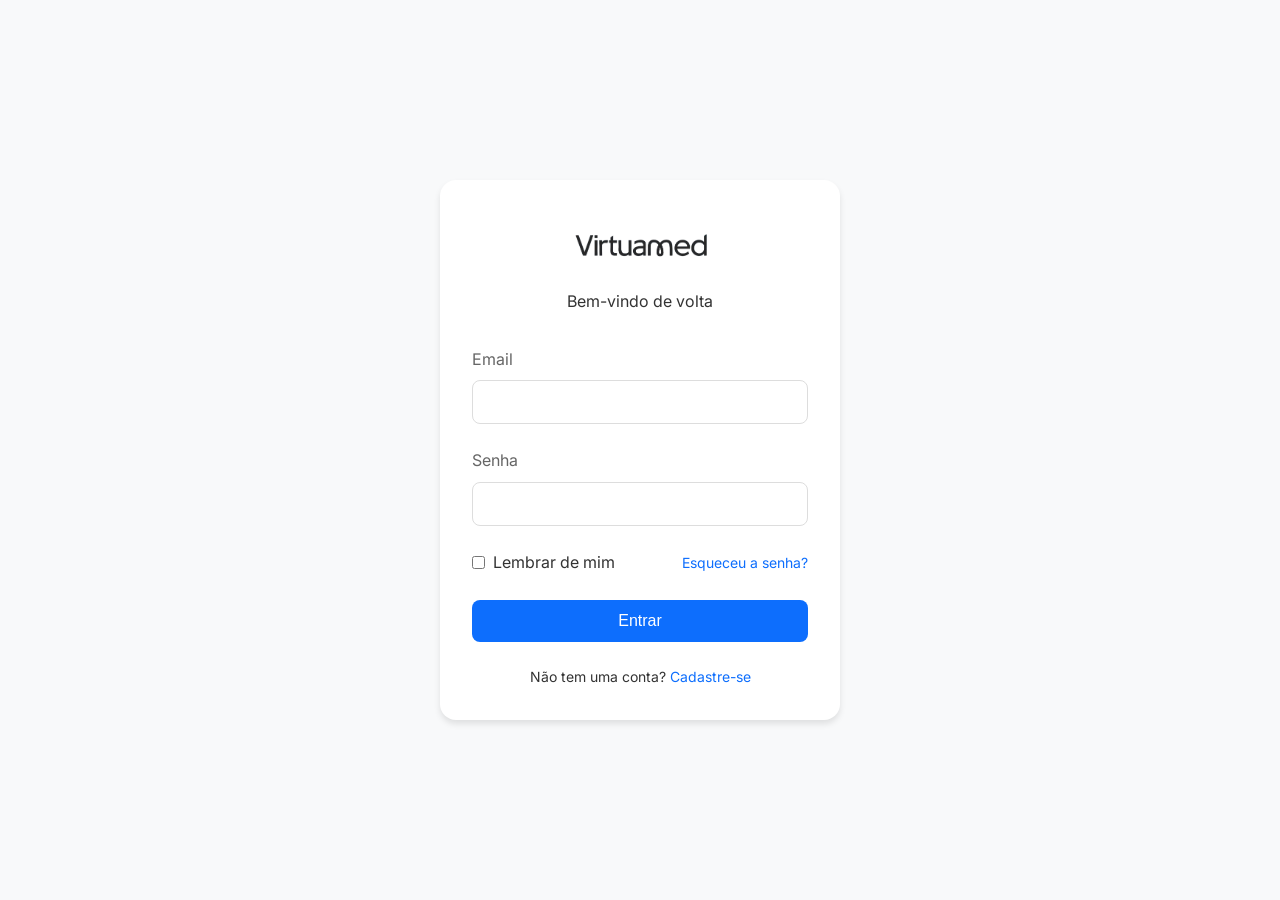
<file: login.html>
<!DOCTYPE html>
<html lang="pt-BR">
<head>
    <meta charset="UTF-8">
    <meta name="viewport" content="width=device-width, initial-scale=1.0">
    <title>Login - VirtuaMed</title>
    <link rel="stylesheet" href="styles.css">
    <link href="https://fonts.googleapis.com/css2?family=Inter:wght@400;500;600;700&display=swap" rel="stylesheet">
</head>
<body>
    <div class="login-container">
        <div class="login-card">
            <div class="login-header">
                <!-- Substituindo o texto pela imagem -->
                <img src="image-removebg-preview.png" alt="Logo VirtuaMed" style="max-width: 200px;">
                <p>Bem-vindo de volta</p>
            </div>
            <form class="login-form">
                <div class="form-group">
                    <label for="email">Email</label>
                    <input type="email" id="email" required>
                </div>
                <div class="form-group">
                    <label for="password">Senha</label>
                    <input type="password" id="password" required>
                </div>
                <div class="form-options">
                    <label class="remember-me">
                        <input type="checkbox">
                        Lembrar de mim
                    </label>
                    <a href="#" class="forgot-password">Esqueceu a senha?</a>
                </div>
                <button type="submit" class="login-button">Entrar</button>
            </form>
            <div class="login-footer">
                <p>Não tem uma conta? <a href="register.html">Cadastre-se</a></p>
            </div>
        </div>
    </div>
</body>
</html>
</file>
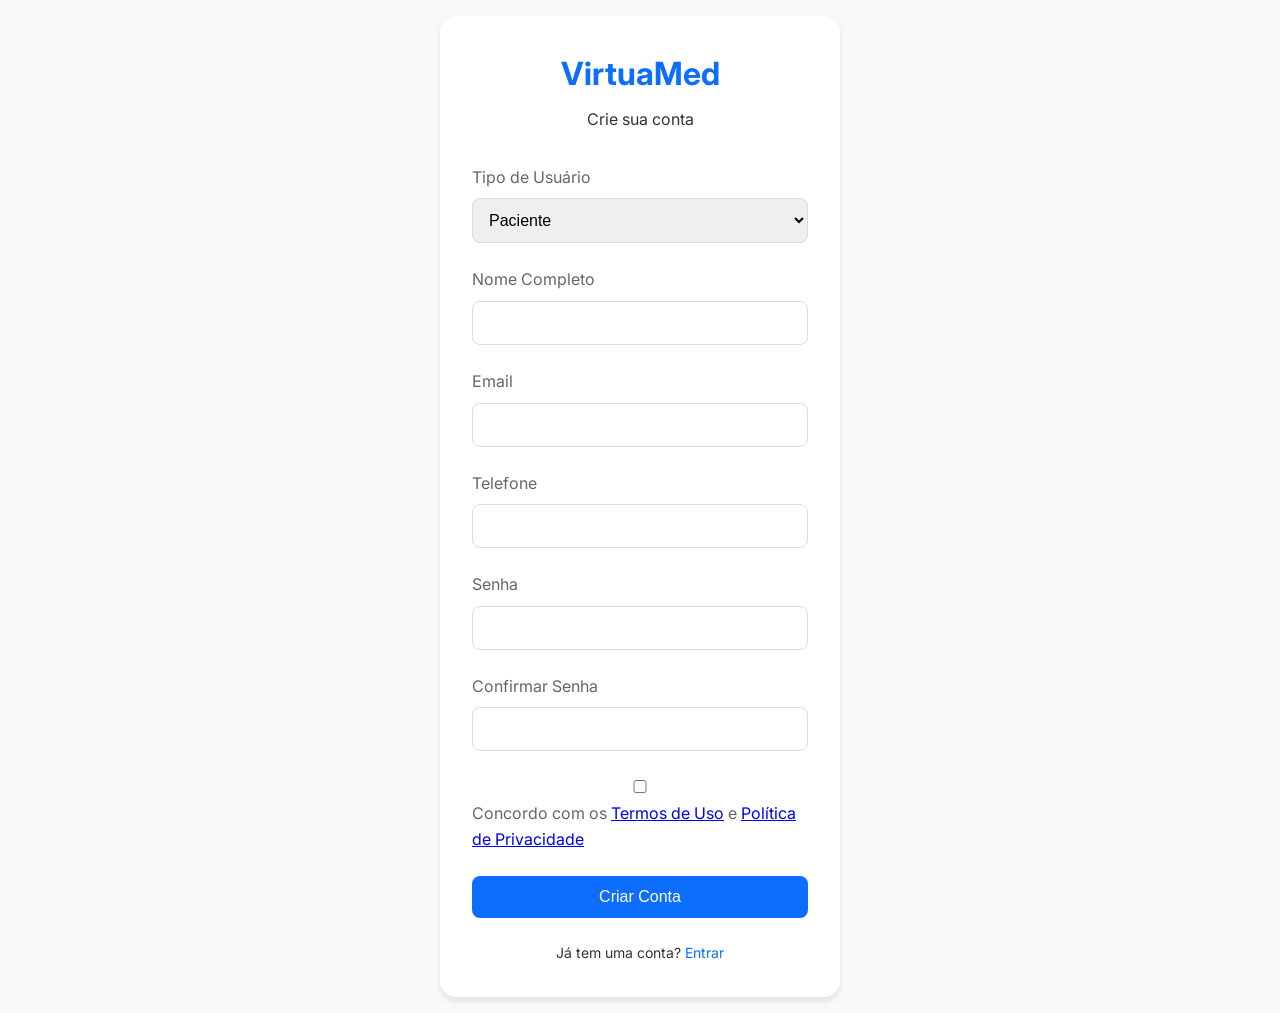
<file: register.html>
<!DOCTYPE html>
<html lang="pt-BR">
<head>
    <meta charset="UTF-8">
    <meta name="viewport" content="width=device-width, initial-scale=1.0">
    <title>Cadastro - VirtuaMed</title>
    <link rel="stylesheet" href="styles.css">
    <link href="https://fonts.googleapis.com/css2?family=Inter:wght@400;500;600;700&display=swap" rel="stylesheet">
</head>
<body>
    <div class="login-container">
        <div class="login-card">
            <div class="login-header">
                <h1>VirtuaMed</h1>
                <p>Crie sua conta</p>
            </div>
            <form class="login-form">
                <div class="form-group">
                    <label for="userType">Tipo de Usuário</label>
                    <select id="userType" required>
                        <option value="patient">Paciente</option>
                        <option value="doctor">Médico</option>
                    </select>
                </div>
                <div class="form-group">
                    <label for="name">Nome Completo</label>
                    <input type="text" id="name" required>
                </div>
                <div class="form-group">
                    <label for="email">Email</label>
                    <input type="email" id="email" required>
                </div>
                <div class="form-group">
                    <label for="phone">Telefone</label>
                    <input type="tel" id="phone" required>
                </div>
                <div class="form-group">
                    <label for="password">Senha</label>
                    <input type="password" id="password" required>
                </div>
                <div class="form-group">
                    <label for="confirmPassword">Confirmar Senha</label>
                    <input type="password" id="confirmPassword" required>
                </div>
                <div class="form-group">
                    <label>
                        <input type="checkbox" required>
                        Concordo com os <a href="#">Termos de Uso</a> e <a href="#">Política de Privacidade</a>
                    </label>
                </div>
                <button type="submit" class="login-button">Criar Conta</button>
            </form>
            <div class="login-footer">
                <p>Já tem uma conta? <a href="login.html">Entrar</a></p>
            </div>
        </div>
    </div>
</body>
</html>
</file>
<file: styles.css>
/* Reset e estilos base */
* {
    margin: 0;
    padding: 0;
    box-sizing: border-box;
}

body {
    font-family: 'Inter', sans-serif;
    line-height: 1.6;
    color: #333;
}

/* Header e navegação */
header {
    background-color: #fff;
    box-shadow: 0 2px 4px rgba(0, 0, 0, 0.1);
    position: fixed;
    width: 100%;
    top: 0;
    z-index: 1000;
}

nav {
    max-width: 1200px;
    margin: 0 auto;
    padding: 1rem;
    display: flex;
    justify-content: space-between;
    align-items: center;
}

.logo {
    font-size: 1.5rem;
    font-weight: 700;
    color: #0D6EFD;
}

nav ul {
    display: flex;
    list-style: none;
    gap: 2rem;
}

nav a {
    text-decoration: none;
    color: #666;
    font-weight: 500;
    transition: color 0.3s;
}

nav a:hover {
    color: #0D6EFD;
}

nav a.active {
    color: #0D6EFD;
}

.auth-buttons {
    display: flex;
    gap: 1rem;
}

.login-btn, .signup-btn {
    padding: 0.5rem 1rem;
    border-radius: 0.5rem;
    text-decoration: none;
    font-weight: 500;
    transition: all 0.3s;
}

.login-btn {
    color: #0D6EFD;
    border: 1px solid #0D6EFD;
}

.login-btn:hover {
    background-color: #0D6EFD;
    color: #fff;
}

.signup-btn {
    background-color: #0D6EFD;
    color: #fff;
}

.signup-btn:hover {
    background-color: #0952c3;
}

/* Hero section */
.hero {
    margin-top: 4rem;
    padding: 4rem 1rem;
    background-color: #f8f9fa;
    display: flex;
    align-items: center;
    justify-content: space-between;
    max-width: 1200px;
    margin: 4rem auto 0;
}

.hero-content {
    flex: 1;
    padding-right: 2rem;
}

.hero h1 {
    font-size: 2.5rem;
    font-weight: 700;
    color: #1a1a1a;
    margin-bottom: 1rem;
}

.hero p {
    font-size: 1.25rem;
    color: #666;
    margin-bottom: 2rem;
}

.hero-image {
    flex: 1;
}

.hero-image img {
    width: 100%;
    max-width: 500px;
    border-radius: 1rem;
    box-shadow: 0 4px 6px rgba(0, 0, 0, 0.1);
}

/* Features section */
.features {
    padding: 4rem 1rem;
    max-width: 1200px;
    margin: 0 auto;
}

.features h2 {
    text-align: center;
    font-size: 2rem;
    margin-bottom: 3rem;
}

.features-grid {
    display: grid;
    grid-template-columns: repeat(auto-fit, minmax(300px, 1fr));
    gap: 2rem;
}

.feature-card {
    background: #fff;
    border-radius: 1rem;
    padding: 1.5rem;
    box-shadow: 0 2px 4px rgba(0, 0, 0, 0.1);
    transition: transform 0.3s;
}

.feature-card:hover {
    transform: translateY(-5px);
}

.feature-card img {
    width: 100%;
    height: 200px;
    object-fit: cover;
    border-radius: 0.5rem;
    margin-bottom: 1rem;
}

.feature-card h3 {
    font-size: 1.25rem;
    margin-bottom: 0.5rem;
}

/* Specialties section */
.specialties {
    padding: 4rem 1rem;
    background-color: #f8f9fa;
}

.specialties h2 {
    text-align: center;
    font-size: 2rem;
    margin-bottom: 3rem;
}

.specialties-grid {
    max-width: 1200px;
    margin: 0 auto;
    display: grid;
    grid-template-columns: repeat(auto-fit, minmax(250px, 1fr));
    gap: 2rem;
}

.specialty-card {
    background: #fff;
    padding: 2rem;
    border-radius: 1rem;
    box-shadow: 0 2px 4px rgba(0, 0, 0, 0.1);
    text-align: center;
    transition: transform 0.3s;
}

.specialty-card:hover {
    transform: translateY(-5px);
}

/* CTA section */
.cta {
    background-color: #0D6EFD;
    color: #fff;
    padding: 4rem 1rem;
    text-align: center;
}

.cta-content {
    max-width: 800px;
    margin: 0 auto;
}

.cta h2 {
    font-size: 2rem;
    margin-bottom: 1rem;
}

.cta p {
    font-size: 1.25rem;
    margin-bottom: 2rem;
}

.cta-button {
    display: inline-block;
    padding: 1rem 2rem;
    background-color: #fff;
    color: #0D6EFD;
    text-decoration: none;
    border-radius: 0.5rem;
    font-weight: 600;
    transition: all 0.3s;
}

.cta-button:hover {
    background-color: #f8f9fa;
    transform: translateY(-2px);
}

/* Footer */
footer {
    background-color: #1a1a1a;
    color: #fff;
    padding: 4rem 1rem 1rem;
}

.footer-content {
    max-width: 1200px;
    margin: 0 auto;
    display: grid;
    grid-template-columns: repeat(auto-fit, minmax(250px, 1fr));
    gap: 2rem;
    margin-bottom: 2rem;
}

.footer-section h4 {
    font-size: 1.25rem;
    margin-bottom: 1rem;
}

.footer-section ul {
    list-style: none;
}

.footer-section a {
    color: #fff;
    text-decoration: none;
    opacity: 0.8;
    transition: opacity 0.3s;
}

.footer-section a:hover {
    opacity: 1;
}

.footer-bottom {
    text-align: center;
    padding-top: 2rem;
    border-top: 1px solid rgba(255, 255, 255, 0.1);
}

/* Login page styles */
.login-container {
    min-height: 100vh;
    display: flex;
    align-items: center;
    justify-content: center;
    background-color: #f8f9fa;
    padding: 1rem;
}

.login-card {
    background: white;
    padding: 2rem;
    border-radius: 1rem;
    box-shadow: 0 4px 6px rgba(0, 0, 0, 0.1);
    width: 100%;
    max-width: 400px;
}

.login-header {
    text-align: center;
    margin-bottom: 2rem;
}

.login-header h1 {
    color: #0D6EFD;
    margin-bottom: 0.5rem;
}

.form-group {
    margin-bottom: 1.5rem;
}

.form-group label {
    display: block;
    margin-bottom: 0.5rem;
    color: #666;
}

.form-group input,
.form-group select {
    width: 100%;
    padding: 0.75rem;
    border: 1px solid #ddd;
    border-radius: 0.5rem;
    font-size: 1rem;
    transition: border-color 0.3s;
}

.form-group input:focus,
.form-group select:focus {
    outline: none;
    border-color: #0D6EFD;
    box-shadow: 0 0 0 2px rgba(13, 110, 253, 0.1);
}

.form-options {
    display: flex;
    justify-content: space-between;
    align-items: center;
    margin-bottom: 1.5rem;
}

.remember-me {
    display: flex;
    align-items: center;
    gap: 0.5rem;
}

.forgot-password {
    color: #0D6EFD;
    text-decoration: none;
    font-size: 0.875rem;
}

.forgot-password:hover {
    text-decoration: underline;
}

.login-button {
    width: 100%;
    padding: 0.75rem;
    background-color: #0D6EFD;
    color: white;
    border: none;
    border-radius: 0.5rem;
    font-size: 1rem;
    font-weight: 500;
    cursor: pointer;
    transition: background-color 0.3s;
}

.login-button:hover {
    background-color: #0952c3;
}

.login-footer {
    text-align: center;
    margin-top: 1.5rem;
    font-size: 0.875rem;
}

.login-footer a {
    color: #0D6EFD;
    text-decoration: none;
}

.login-footer a:hover {
    text-decoration: underline;
}

/* Dashboard styles */
.dashboard-body {
    background-color: #f8f9fa;
    padding-top: 60px;
}

.dashboard-nav {
    position: fixed;
    top: 0;
    left: 0;
    right: 0;
    background: white;
    padding: 1rem 2rem;
    display: flex;
    justify-content: space-between;
    align-items: center;
    box-shadow: 0 2px 4px rgba(0, 0, 0, 0.1);
    z-index: 1000;
}

.nav-links {
    display: flex;
    gap: 2rem;
}

.nav-links a {
    text-decoration: none;
    color: #666;
    font-weight: 500;
}

.nav-links a.active {
    color: #0D6EFD;
}

.user-menu {
    display: flex;
    align-items: center;
    gap: 1rem;
}

.user-avatar {
    width: 40px;
    height: 40px;
    border-radius: 50%;
    object-fit: cover;
}

.dashboard-main {
    max-width: 1200px;
    margin: 2rem auto;
    padding: 0 1rem;
}

.dashboard-header {
    margin-bottom: 2rem;
}

.dashboard-grid {
    display: grid;
    grid-template-columns: repeat(auto-fit, minmax(300px, 1fr));
    gap: 1.5rem;
}

.dashboard-card {
    background: white;
    padding: 1.5rem;
    border-radius: 1rem;
    box-shadow: 0 2px 4px rgba(0, 0, 0, 0.1);
}

.dashboard-card h3 {
    margin-bottom: 1rem;
    color: #333;
}

.appointment-info {
    line-height: 1.6;
}

.medication-list, .exam-list {
    list-style: none;
}

.medication-list li, .exam-list li {
    padding: 0.75rem 0;
    border-bottom: 1px solid #eee;
}

.mood-tracker {
    display: flex;
    flex-wrap: wrap;
    gap: 0.5rem;
    margin-bottom: 1rem;
}

.mood-button {
    padding: 0.5rem 1rem;
    border: 1px solid #ddd;
    border-radius: 2rem;
    background: white;
    cursor: pointer;
    transition: all 0.3s;
}

.mood-button:hover {
    background: #f8f9fa;
    border-color: #0D6EFD;
}

/* Doctors search page styles */
.doctors-main {
    max-width: 1200px;
    margin: 2rem auto;
    padding: 0 1rem;
    display: grid;
    grid-template-columns: 250px 1fr;
    gap: 2rem;
}

.filters {
    background: white;
    padding: 1.5rem;
    border-radius: 1rem;
    box-shadow: 0 2px 4px rgba(0, 0, 0, 0.1);
}

.filter-group {
    margin-bottom: 1.5rem;
}

.filter-group h4 {
    margin-bottom: 0.75rem;
}

.filter-group label {
    display: block;
    margin-bottom: 0.5rem;
}

.doctors-grid {
    display: grid;
    grid-template-columns: repeat(auto-fill, minmax(300px, 1fr));
    gap: 1.5rem;
}

.doctor-card {
    background: white;
    border-radius: 1rem;
    overflow: hidden;
    box-shadow: 0 2px 4px rgba(0, 0, 0, 0.1);
}

.doctor-card img {
    width: 100%;
    height: 200px;
    object-fit: cover;
}

.doctor-info {
    padding: 1.5rem;
}

.doctor-info h3 {
    margin-bottom: 0.5rem;
}

.specialty {
    color: #666;
    margin-bottom: 0.5rem;
}

.rating {
    margin-bottom: 0.5rem;
}

.next-available {
    margin: 1rem 0;
    padding: 0.75rem;
    background: #f8f9fa;
    border-radius: 0.5rem;
}

.primary-button {
    width: 100%;
    padding: 0.75rem;
    background: #0D6EFD;
    color: white;
    border: none;
    border-radius: 0.5rem;
    cursor: pointer;
    transition: background-color 0.3s;
}

.primary-button:hover {
    background: #0952c3;
}

/* Medical Records Styles */
.medical-records-main {
    max-width: 1200px;
    margin: 6rem auto 2rem;
    padding: 0 1rem;
}

.records-header {
    display: flex;
    justify-content: space-between;
    align-items: center;
    margin-bottom: 2rem;
}

.records-actions {
    display: flex;
    gap: 1rem;
}

.records-grid {
    display: grid;
    grid-template-columns: repeat(auto-fit, minmax(300px, 1fr));
    gap: 1.5rem;
    margin-bottom: 3rem;
}

.record-card {
    background: white;
    border-radius: 1rem;
    padding: 1.5rem;
    box-shadow: 0 2px 4px rgba(0, 0, 0, 0.1);
}

.record-type {
    display: inline-block;
    padding: 0.25rem 0.75rem;
    background: #e6f1ff;
    color: #0D6EFD;
    border-radius: 1rem;
    font-size: 0.875rem;
    margin-bottom: 1rem;
}

.record-date, .record-doctor {
    color: #666;
    font-size: 0.875rem;
    margin-bottom: 0.5rem;
}

.record-details {
    margin: 1rem 0;
    padding: 1rem;
    background: #f8f9fa;
    border-radius: 0.5rem;
}

.record-actions {
    display: flex;
    gap: 1rem;
    margin-top: 1rem;
}

.records-timeline {
    margin-top: 3rem;
}

.timeline {
    margin-top: 1.5rem;
    border-left: 2px solid #ddd;
    padding-left: 2rem;
}

.timeline-item {
    margin-bottom: 2rem;
    position: relative;
}

.timeline-item::before {
    content: '';
    position: absolute;
    left: -2.5rem;
    top: 0.5rem;
    width: 1rem;
    height: 1rem;
    background: #0D6EFD;
    border-radius: 50%;
}

.timeline-date {
    font-weight: 500;
    color: #666;
    margin-bottom: 0.5rem;
}

/* Prescriptions Styles */
.prescriptions-main {
    max-width: 1200px;
    margin: 6rem auto 2rem;
    padding: 0 1rem;
}

.prescriptions-header {
    display: flex;
    justify-content: space-between;
    align-items: center;
    margin-bottom: 2rem;
}

.prescription-filters {
    display: flex;
    gap: 1rem;
}

.filter-select, .search-input {
    padding: 0.5rem 1rem;
    border: 1px solid #ddd;
    border-radius: 0.5rem;
    font-size: 0.875rem;
}

.prescriptions-grid {
    display: grid;
    grid-template-columns: repeat(auto-fit, minmax(300px, 1fr));
    gap: 1.5rem;
    margin-bottom: 3rem;
}

.prescription-card {
    background: white;
    border-radius: 1rem;
    padding: 1.5rem;
    box-shadow: 0 2px 4px rgba(0, 0, 0, 0.1);
}

.prescription-status {
    display: inline-block;
    padding: 0.25rem 0.75rem;
    background: #e6fcf5;
    color: #20C997;
    border-radius: 1rem;
    font-size: 0.875rem;
    margin-bottom: 1rem;
}

.prescription-details {
    margin: 1rem 0;
    line-height: 1.6;
}

.prescription-actions {
    display: flex;
    gap: 1rem;
    margin-top: 1rem;
}

.medication-reminders {
    margin-top: 3rem;
}

.reminders-grid {
    display: grid;
    grid-template-columns: repeat(auto-fit, minmax(250px, 1fr));
    gap: 1.5rem;
    margin-top: 1.5rem;
}

.reminder-card {
    background: white;
    border-radius: 1rem;
    padding: 1.5rem;
    box-shadow: 0 2px 4px rgba(0, 0, 0, 0.1);
}

.reminder-time {
    font-size: 1.25rem;
    font-weight: 600;
    color: #0D6EFD;
    margin-bottom: 0.5rem;
}

.reminder-checkbox {
    display: flex;
    align-items: center;
    gap: 0.5rem;
    margin-top: 1rem;
}

/* Chat Styles */
.chat-main {
    display: grid;
    grid-template-columns: 300px 1fr;
    height: calc(100vh - 4rem);
    margin-top: 4rem;
}

.chat-sidebar {
    background: white;
    border-right: 1px solid #eee;
    display: flex;
    flex-direction: column;
}

.chat-search {
    padding: 1rem;
    border-bottom: 1px solid #eee;
}

.chat-contacts {
    flex: 1;
    overflow-y: auto;
}

.contact-card {
    display: flex;
    padding: 1rem;
    gap: 1rem;
    cursor: pointer;
    transition: background-color 0.3s;
}

.contact-card:hover {
    background: #f8f9fa;
}

.contact-card.active {
    background: #e6f1ff;
}

.contact-avatar {
    width: 48px;
    height: 48px;
    border-radius: 50%;
    object-fit: cover;
}

.contact-info {
    flex: 1;
    min-width: 0;
}

.contact-info h4 {
    margin: 0;
    font-size: 0.875rem;
}

.contact-info p {
    color: #666;
    font-size: 0.75rem;
    margin: 0.25rem 0;
}

.last-message {
    color: #666;
    font-size: 0.75rem;
    display: block;
    white-space: nowrap;
    overflow: hidden;
    text-overflow: ellipsis;
}

.contact-meta {
    display: flex;
    flex-direction: column;
    align-items: flex-end;
}

.message-time {
    font-size: 0.75rem;
    color: #666;
}

.unread-count {
    background: #0D6EFD;
    color: white;
    font-size: 0.75rem;
    padding: 0.25rem 0.5rem;
    border-radius: 1rem;
    margin-top: 0.25rem;
}

.chat-content {
    display: flex;
    flex-direction: column;
    background: #f8f9fa;
}

.chat-header {
    background: white;
    padding: 1rem;
    display: flex;
    justify-content: space-between;
    align-items: center;
    border-bottom: 1px solid #eee;
}

.chat-contact {
    display: flex;
    align-items: center;
    gap: 1rem;
}

.chat-actions {
    display: flex;
    gap: 1rem;
}

.chat-messages {
    flex: 1;
    padding: 1rem;
    overflow-y: auto;
}

.message-date {
    text-align: center;
    color: #666;
    font-size: 0.75rem;
    margin: 1rem 0;
}

.message {
    display: flex;
    gap: 1rem;
    margin-bottom: 1rem;
    max-width: 70%;
}

.message.received {
    align-self: flex-start;
}

.message.sent {
    flex-direction: row-reverse;
    align-self: flex-end;
}

.message-avatar {
    width: 32px;
    height: 32px;
    border-radius: 50%;
    object-fit: cover;
}

.message-content {
    background: white;
    padding: 0.75rem 1rem;
    border-radius: 1rem;
    position: relative;
}

.message.sent .message-content {
    background: #0D6EFD;
    color: white;
}

.chat-input {
    background: white;
    padding: 1rem;
    display: flex;
    gap: 1rem;
    border-top: 1px solid #eee;
}

.message-input {
    flex: 1;
    padding: 0.75rem;
    border: 1px solid #ddd;
    border-radius: 0.5rem;
    font-size: 0.875rem;
}

.input-actions {
    display: flex;
    gap: 0.5rem;
}

.attachment-button {
    padding: 0.75rem;
    border: 1px solid #ddd;
    border-radius: 0.5rem;
    background: white;
    cursor: pointer;
    transition: all 0.3s;
}

.send-button {
    padding: 0.75rem 1.5rem;
    background: #0D6EFD;
    color: white;
    border: none;
    border-radius: 0.5rem;
    cursor: pointer;
    transition: background-color 0.3s;
}

.send-button:hover {
    background: #0952c3;
}

/* Responsividade */
@media (max-width: 768px) {
    nav ul {
        display: none;
    }

    .hero {
        flex-direction: column;
        text-align: center;
    }

    .hero-content {
        padding-right: 0;
        margin-bottom: 2rem;
    }

    .features-grid {
        grid-template-columns: 1fr;
    }

    .specialties-grid {
        grid-template-columns: 1fr;
    }

    .doctors-main {
        grid-template-columns: 1fr;
    }

    .dashboard-nav {
        flex-direction: column;
        padding: 1rem;
    }

    .nav-links {
        margin: 1rem 0;
    }

    .dashboard-grid {
        grid-template-columns: 1fr;
    }

    .chat-main {
        grid-template-columns: 1fr;
    }

    .chat-sidebar {
        display: none;
    }

    .records-header, .prescriptions-header {
        flex-direction: column;
        gap: 1rem;
    }

    .prescription-filters {
        width: 100%;
    }

    .filter-select, .search-input {
        flex: 1;
    }

    .form-options {
        flex-direction: column;
        gap: 1rem;
        align-items: flex-start;
    }
}
</file>
